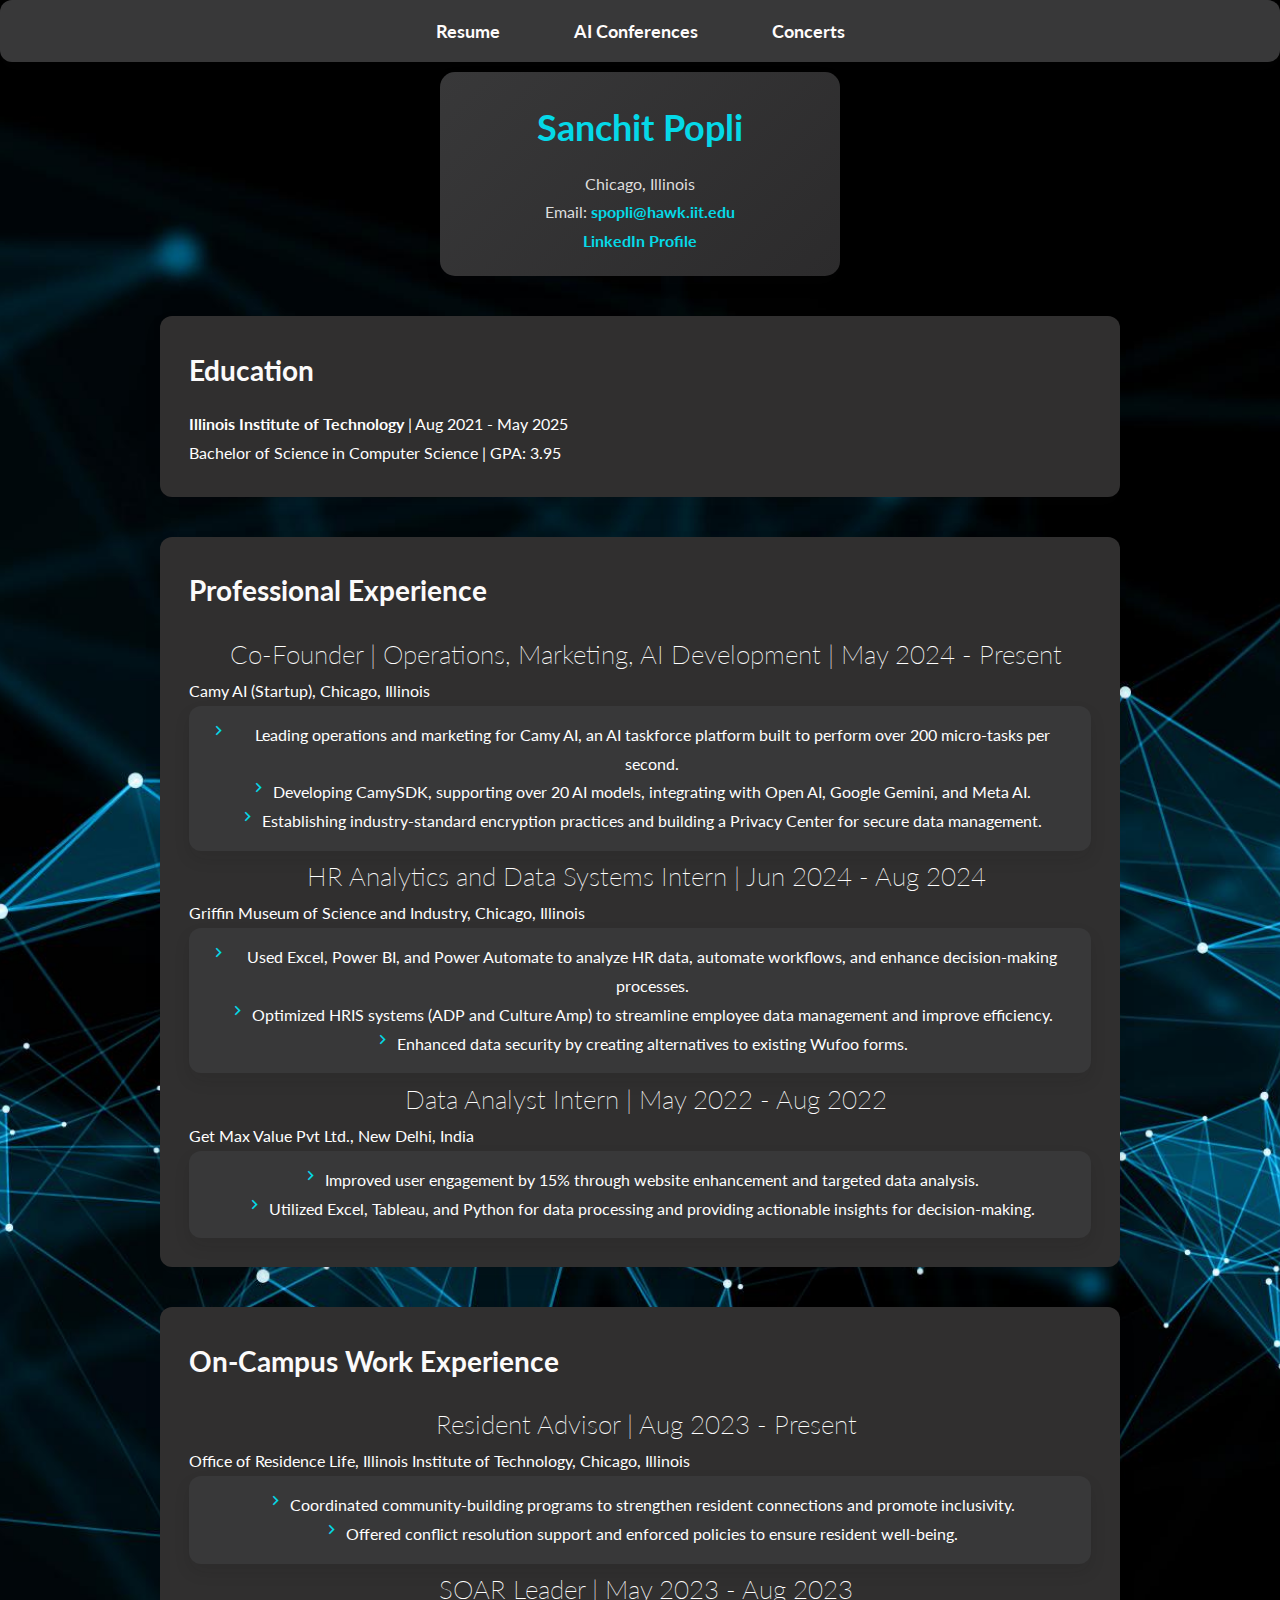
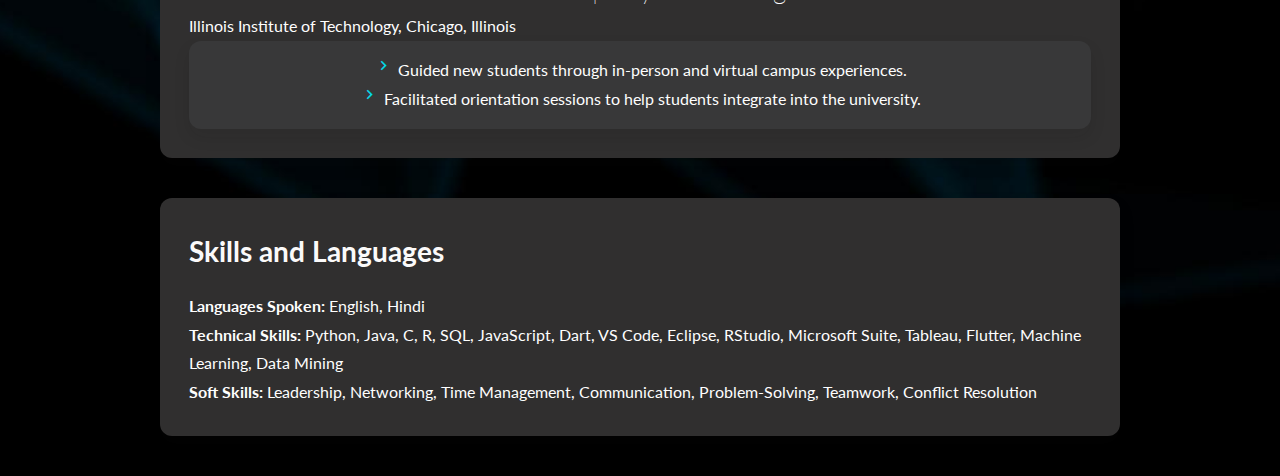
<file: index.html>
<!DOCTYPE html>
<html lang="en">
<head>
  <meta charset="utf-8">
  <link rel="stylesheet" href="css/reset.css">
  <link rel="stylesheet" href="css/style.css">
  <title>Sanchit Popli - Resume</title>
</head>

<body>
  <ul class="navbar">
    <li><a href="index.html">Resume</a></li>
    <li><a href="ai_conferences.html">AI Conferences</a></li>
    <li><a href="concerts.html">Concerts</a></li>
  </ul>

  <section class="personal-info">
    <h1>Sanchit Popli</h1>
    <p>Chicago, Illinois</p>
    <p>Email: <a href="mailto:spopli@hawk.iit.edu">spopli@hawk.iit.edu</a></p>
    <p><a href="https://www.linkedin.com/in/sanchit-popli-152373220">LinkedIn Profile</a></p>
  </section>

  <section>
    <h2>Education</h2>
    <p><strong>Illinois Institute of Technology</strong> | Aug 2021 - May 2025</p>
    <p>Bachelor of Science in Computer Science | GPA: 3.95</p>
  </section>

  <section>
    <h2>Professional Experience</h2>
    <h3>Co-Founder | Operations, Marketing, AI Development | May 2024 - Present</h3>
    <p>Camy AI (Startup), Chicago, Illinois</p>
    <ul class="content">
      <li>Leading operations and marketing for Camy AI, an AI taskforce platform built to perform over 200 micro-tasks per second.</li>
      <li>Developing CamySDK, supporting over 20 AI models, integrating with Open AI, Google Gemini, and Meta AI.</li>
      <li>Establishing industry-standard encryption practices and building a Privacy Center for secure data management.</li>
    </ul>
    <h3>HR Analytics and Data Systems Intern | Jun 2024 - Aug 2024</h3>
    <p>Griffin Museum of Science and Industry, Chicago, Illinois</p>
    <ul class="content">
      <li>Used Excel, Power BI, and Power Automate to analyze HR data, automate workflows, and enhance decision-making processes.</li>
      <li>Optimized HRIS systems (ADP and Culture Amp) to streamline employee data management and improve efficiency.</li>
      <li>Enhanced data security by creating alternatives to existing Wufoo forms.</li>
    </ul>
    <h3>Data Analyst Intern | May 2022 - Aug 2022</h3>
    <p>Get Max Value Pvt Ltd., New Delhi, India</p>
    <ul class="content">
      <li>Improved user engagement by 15% through website enhancement and targeted data analysis.</li>
      <li>Utilized Excel, Tableau, and Python for data processing and providing actionable insights for decision-making.</li>
    </ul>
  </section>

  <section>
    <h2>On-Campus Work Experience</h2>
    <h3>Resident Advisor | Aug 2023 - Present</h3>
    <p>Office of Residence Life, Illinois Institute of Technology, Chicago, Illinois</p>
    <ul class="content">
      <li>Coordinated community-building programs to strengthen resident connections and promote inclusivity.</li>
      <li>Offered conflict resolution support and enforced policies to ensure resident well-being.</li>
    </ul>
    <h3>SOAR Leader | May 2023 - Aug 2023</h3>
    <p>Illinois Institute of Technology, Chicago, Illinois</p>
    <ul class="content">
      <li>Guided new students through in-person and virtual campus experiences.</li>
      <li>Facilitated orientation sessions to help students integrate into the university.</li>
    </ul>
  </section>

  <section>
    <h2>Skills and Languages</h2>
    <p><strong>Languages Spoken:</strong> English, Hindi</p>
    <p><strong>Technical Skills:</strong> Python, Java, C, R, SQL, JavaScript, Dart, VS Code, Eclipse, RStudio, Microsoft Suite, Tableau, Flutter, Machine Learning, Data Mining</p>
    <p><strong>Soft Skills:</strong> Leadership, Networking, Time Management, Communication, Problem-Solving, Teamwork, Conflict Resolution</p>
  </section>

</body>
</html>
</file>
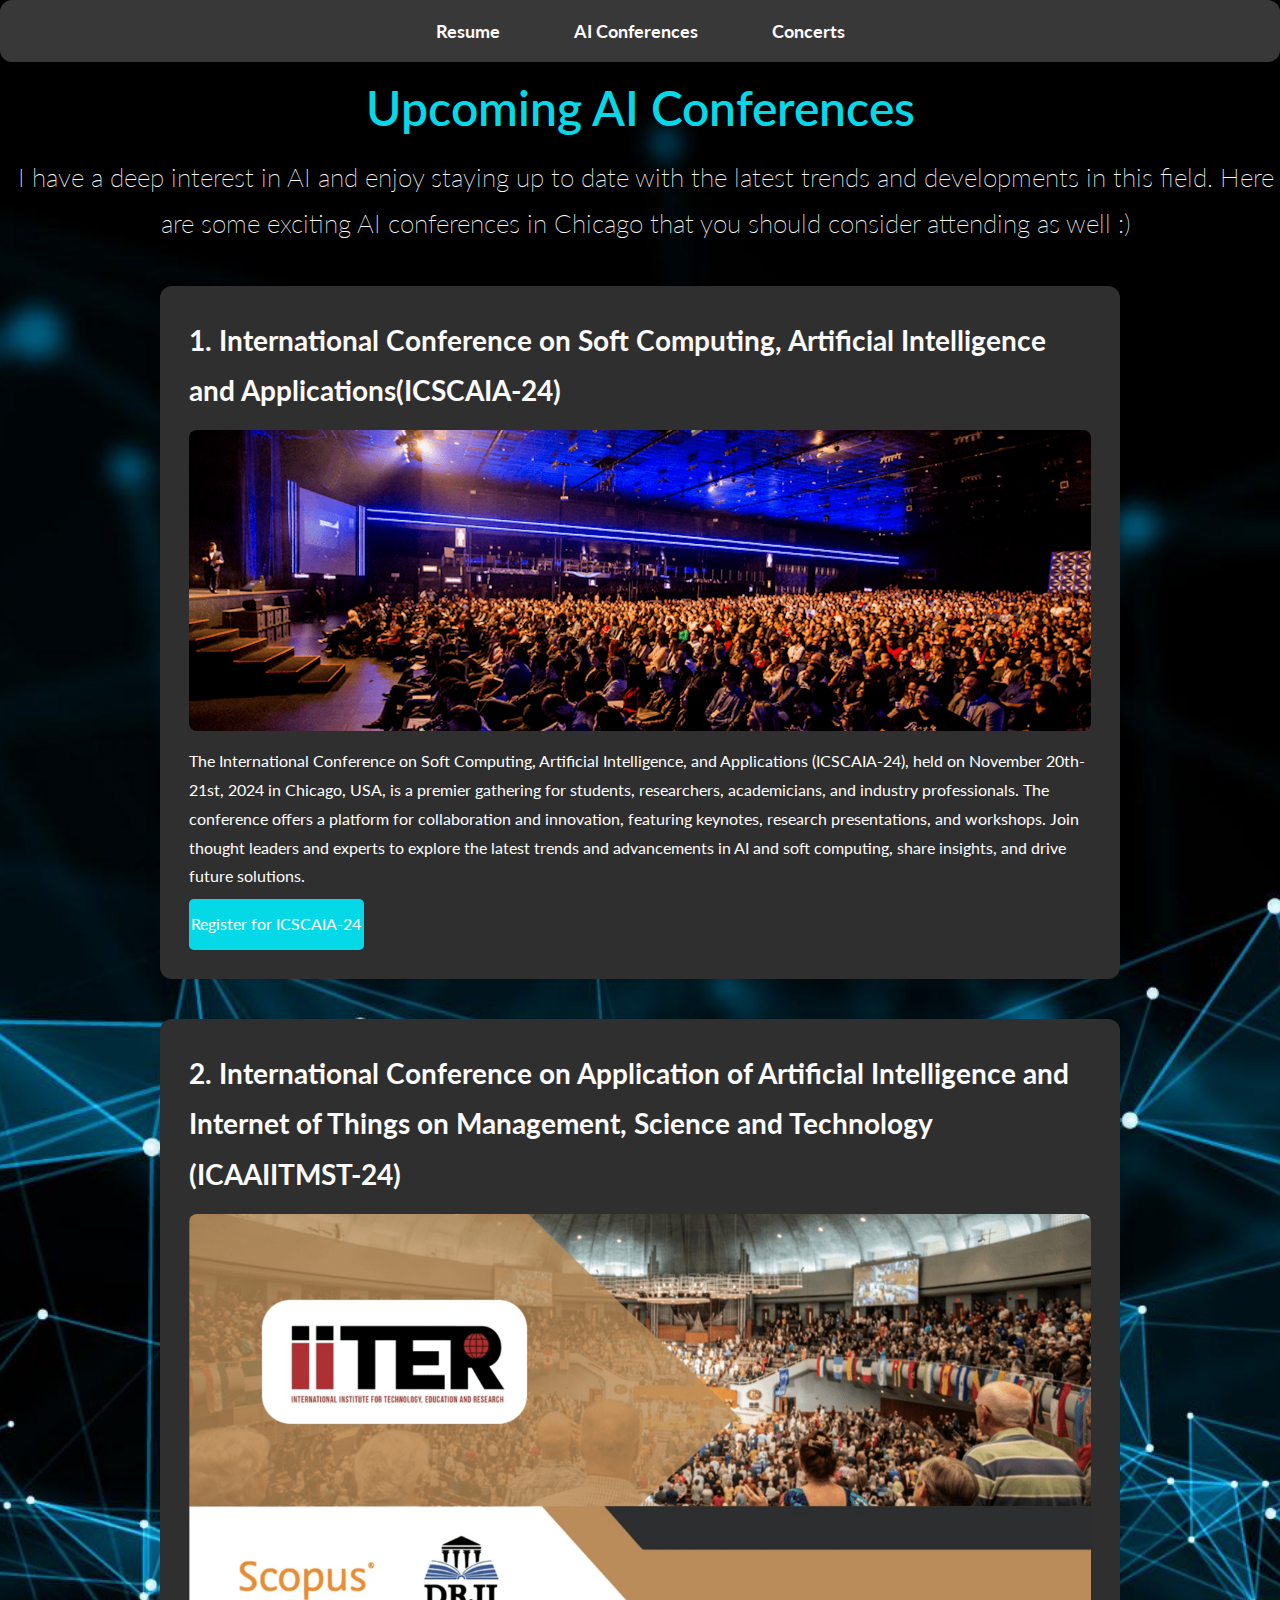
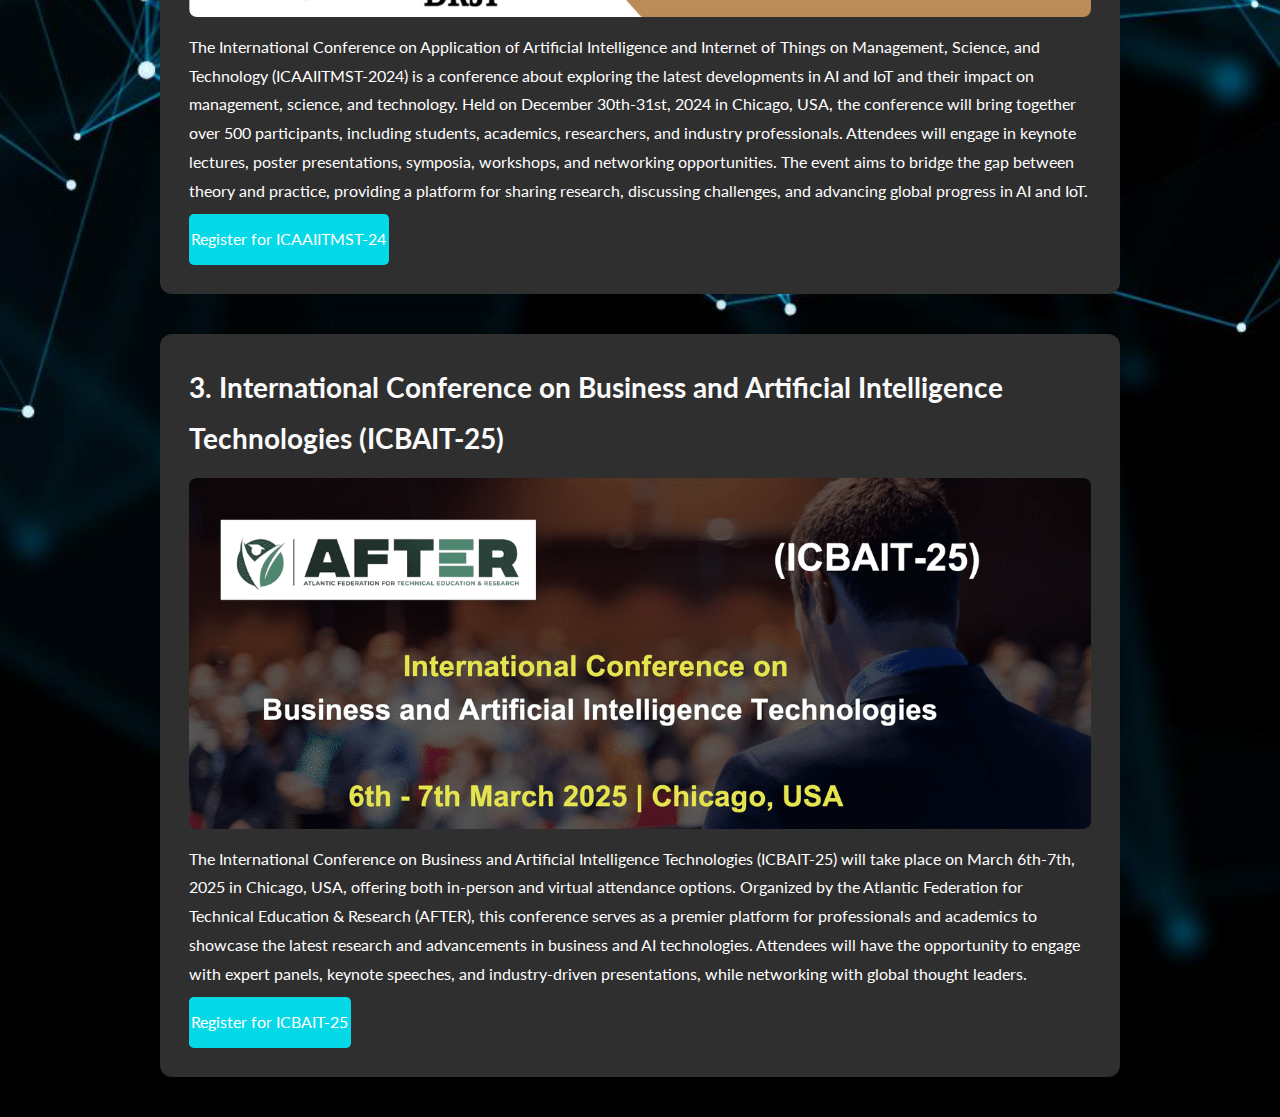
<file: ai_conferences.html>
<!DOCTYPE html>
<html lang="en">
<head>
  <meta charset="utf-8">
  <link rel="stylesheet" href="css/reset.css">
  <link rel="stylesheet" href="css/style.css">
  <title>AI Conferences</title>
</head>

<body>
  <ul class="navbar">
    <li><a href="index.html">Resume</a></li>
    <li><a href="ai_conferences.html">AI Conferences</a></li>
    <li><a href="concerts.html">Concerts</a></li>
  </ul>
  <h1>Upcoming AI Conferences</h1>
  <h3>I have a deep interest in AI and enjoy staying up to date with the latest trends and developments in this field. Here are some exciting AI conferences in Chicago that you should consider attending as well :)</h3>
  <section class = "conferences">
  <h2>1. International Conference on Soft Computing, Artificial Intelligence and Applications(ICSCAIA-24)</h2>
  <img src="media/ai1.png" alt="Banner for The International Conference on Soft Computing, Artificial Intelligence, and Applications on November 20th-21st. AI conference for studnets, researchers and industry professionals">
  <p>The International Conference on Soft Computing, Artificial Intelligence, and Applications (ICSCAIA-24), held on November 20th-21st, 2024 in Chicago, USA, is a premier gathering for students, researchers, academicians, and industry professionals. The conference offers a platform for collaboration and innovation, featuring keynotes, research presentations, and workshops. Join thought leaders and experts to explore the latest trends and advancements in AI and soft computing, share insights, and drive future solutions.</p>
  <p><a href="https://researchfoundation.net/event/registration.php?id=2604936" class="register">Register for ICSCAIA-24</a></p>
  </section>

  <section class = "conferences">
  <h2>2. International Conference on Application of Artificial Intelligence and Internet of Things on Management, Science and Technology (ICAAIITMST-24)</h2>
  <img src="media/ai2.png" alt="Banner for the International Conference on AI and IoT in Management, Science, and Technology 2024, showing event details and conference logo">
  <p>The International Conference on Application of Artificial Intelligence and Internet of Things on Management, Science, and Technology (ICAAIITMST-2024) is a conference about exploring the latest developments in AI and IoT and their impact on management, science, and technology. Held on December 30th-31st, 2024 in Chicago, USA, the conference will bring together over 500 participants, including students, academics, researchers, and industry professionals. Attendees will engage in keynote lectures, poster presentations, symposia, workshops, and networking opportunities. The event aims to bridge the gap between theory and practice, providing a platform for sharing research, discussing challenges, and advancing global progress in AI and IoT.</p>
  <p><a href="https://iiter.org/conf/reg.php?id=2622129" class="register">Register for ICAAIITMST-24 </a></p>
  </section>

  <section class = "conferences">
  <h2>3. International Conference on Business and Artificial Intelligence Technologies (ICBAIT-25)</h2>
  <img src="media/ai3.png" alt="Banner for International Conference on Business and AI Technologies 2025, showcasing AI in business applications">
  <p>The International Conference on Business and Artificial Intelligence Technologies (ICBAIT-25) will take place on March 6th-7th, 2025 in Chicago, USA, offering both in-person and virtual attendance options. Organized by the Atlantic Federation for Technical Education & Research (AFTER), this conference serves as a premier platform for professionals and academics to showcase the latest research and advancements in business and AI technologies. Attendees will have the opportunity to engage with expert panels, keynote speeches, and industry-driven presentations, while networking with global thought leaders.</p>
  <p><a href="https://after.org.in/event/index.php?id=2759331" class="register">Register for ICBAIT-25</a></p>
  </section>

</body>
</html>
</file>
<file: css/style.css>
@import url('https://fonts.googleapis.com/css2?family=Material+Icons&display=swap');
@import url('https://fonts.googleapis.com/css2?family=Lato:wght@400;700&display=swap');

body {
  background-image: url("../media/background.jpg");
  background-size: cover;
  background-position: center top; 
  font-family: 'Lato', Helvetica, sans-serif;
  line-height: 1.8;
  margin: 0;
  padding: 0;
}

ul {
  list-style: none;
  background-color: #383839;
  text-align: center;
  padding: 15px 0;
  margin: 0;
  border-radius: 0.75em;
  box-shadow: 0 0.5em 1em rgba(23, 23, 23, 0.1);
}

ul li {
  display: inline-block;
  margin: 0 20px;
}

ul li a {
  text-decoration: none;
  color: #fffcfc;
  font-weight: bold;
  font-size: 18px;
  padding: 10px 15px;
  transition: color 0.3s;
}

ul li a:hover {
  color: #05d9e8;
  border-bottom: 0.125em solid #05d9e8;
}

.personal-info {
  max-width: 400px;
  margin: 10px auto 0;
  padding: 20px; 
  background: linear-gradient(135deg, #383839, #2c2b2c);
  box-shadow: 0 0.5em 1em rgba(23, 23, 23, 0.1); 
  border-radius: 15px;
  text-align: center; 
  position: relative;
  transition: transform 0.3s ease, box-shadow 0.3s ease;
}

.personal-info:hover {
  transform: scale(1.05); 
  box-shadow: 0 0.5em 1em rgba(23, 23, 23, 0.1); 
}

.personal-info h1 {
  font-size: 36px;
  font-weight: 700;
  color: #05d9e8; 
  margin-bottom: 10px;
}

.personal-info p {
  margin: auto;
  font-size: 16px;
  color: #ddd; 
}

.personal-info a {
  color: #05d9e8;
  text-decoration: none;
  font-weight: bold;
}

.personal-info a:hover {
  text-decoration: underline;
}

h1 {
  font-size: 3em;
  font-weight: 600;
  color: #05d9e8;
  text-align: center;
  margin-top: 2.5px;
}

h3 {
  font-size: 1.6em;
  font-weight: 200;
  margin-left: 0.5em;
  color: white;
  text-align: center;
  margin-top: 2.5px;
}

section h2 {
  font-size: 28px;
  color: rgb(251, 250, 250);
  margin-bottom: 15px;
  text-align: left;
}

p, ul li {
  font-size: 16px;
  color: rgb(254, 254, 254);
}

section {
  background-color: rgb(48, 47, 47);
  margin: 2.5em auto;
  padding: 1.8em;
  width: 75%;
  box-shadow: 0 8px 16px rgba(23, 23, 23, 0.1);
  border-radius: 12px;
}

.content li {
  list-style: none;
  padding-left: 1.5em; 
  position: relative;
}

.content li:before {
  font-family: 'Material Icons';
  content: '\e5cc'; 
  color: #05d9e8;
  position: absolute;
  left: 0;
  font-size: 1.2em;
  line-height: 1;
}

img {
  max-width: 100%;
  height: auto;
  border-radius: 0.5em;
  margin-bottom: 1em;
}

video {
  max-width: 100%;
  height: auto;
  border-radius: 0.5em;
  margin-bottom: 1em;
}

.register {
  display: inline-block;
  background-color: #05d9e8;
  color: white;
  padding: 0.7em 0.15em;
  font-size: 1rem;
  text-align: center;
  border-radius: 0.3em;
  margin-top: 0.5em;
  transition: background-color 0.3s ease;
}

.register:hover {
  background-color: #03b9c6;
}

.concert_page {
  width: 900px; 
  margin: 0 auto; 
  padding: 0rem; 
  background-image: url("../media/music.jpg");
  background-size: cover;
}

.concert_page h1 {
  font-size: 3em;
  font-weight: 700;
  color: white;
  text-align: center;
  margin-top: 2.5px;
}

section.concert {
  background-color: rgba(40, 40, 40, 0.9);
  padding: 2rem;
  margin: 1.5rem 0;
  border-radius: 12px; 
  box-shadow: 0 8px 16px rgba(0, 0, 0, 0.2);
  width: 100%; 
}

section.concert h2 {
  font-size: 1.8rem; 
  color: #05d9e8; 
  margin-bottom: 1rem;
}

section.concert p {
  font-size: 1rem;
  color: #ffffff; 
  margin-top: 1rem;
}

section.concert img, section.concert video {
  width: 100%; 
  max-width: 700px; 
  height: 500px; 
  display: block;
  margin: 0 auto 1rem auto; 
  border-radius: 8px; 
  object-fit: cover; 
}
</file>
